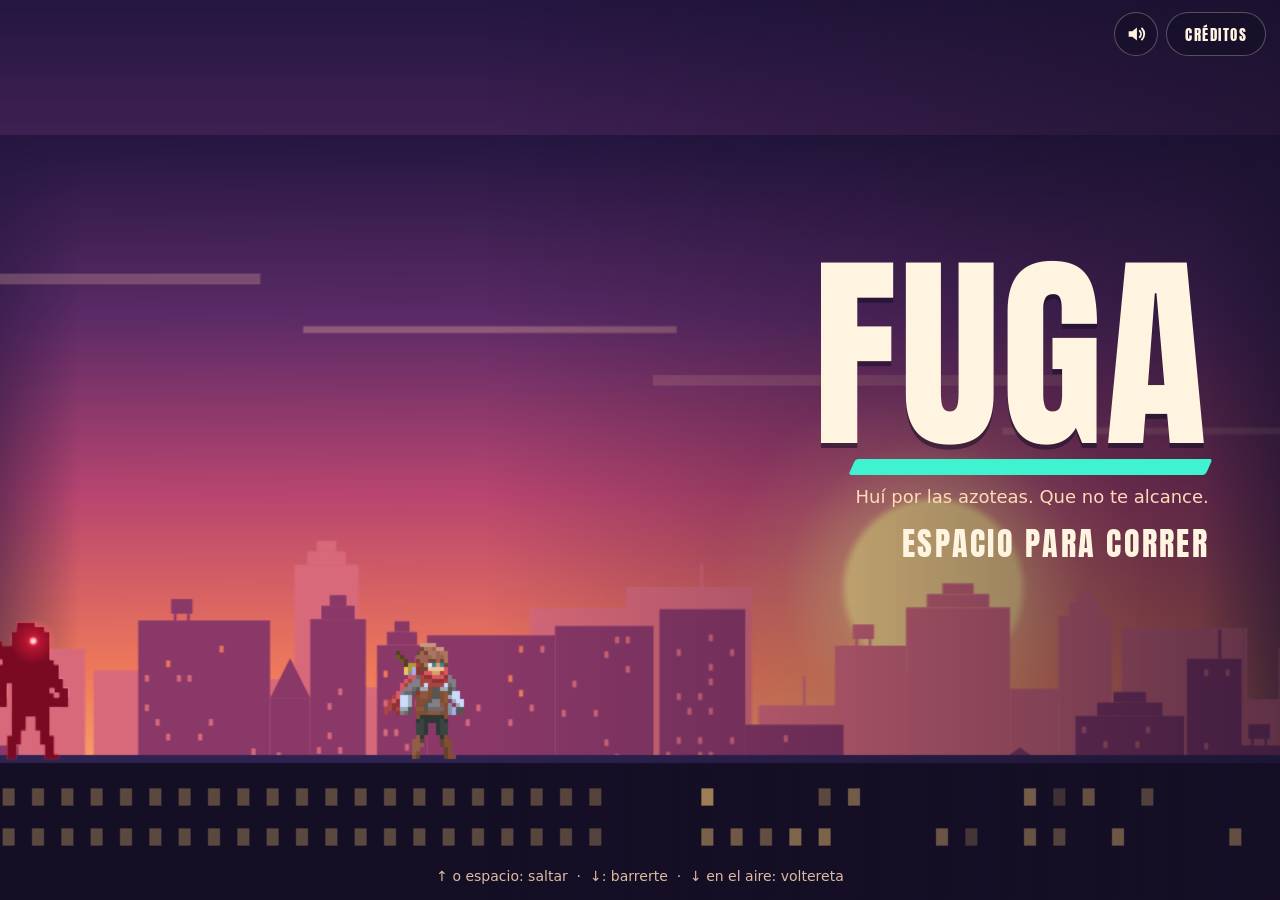
<file: index.html>
<!DOCTYPE html>
<html lang="es">
<head>
<meta charset="utf-8">
<meta name="viewport" content="width=device-width, initial-scale=1, maximum-scale=1, minimum-scale=1, user-scalable=no, viewport-fit=cover">
<meta name="theme-color" content="#150f26">
<meta name="mobile-web-app-capable" content="yes">
<meta name="apple-mobile-web-app-capable" content="yes">
<meta name="apple-mobile-web-app-status-bar-style" content="black-translucent">
<meta name="description" content="Huí por las azoteas. Que no te alcance. Un juego de dos botones para el navegador.">
<meta property="og:title" content="FUGA">
<meta property="og:description" content="Huí por las azoteas. Que no te alcance.">
<title>FUGA</title>
<link rel="icon" href="data:image/svg+xml,%3Csvg xmlns='http://www.w3.org/2000/svg' viewBox='0 0 64 64'%3E%3Crect width='64' height='64' rx='14' fill='%23150f26'/%3E%3Cpath d='M33 22 Q22 19 10 25' stroke='%233ff2d0' stroke-width='5' stroke-linecap='round' fill='none'/%3E%3Ccircle cx='37' cy='15' r='6.5' fill='%23fff4e0'/%3E%3Cpath d='M34 24 L28 38 L19 50 M28 38 L39 46 L41 54 M32 28 L43 33 M32 28 L22 33' stroke='%23fff4e0' stroke-width='5.5' stroke-linecap='round' stroke-linejoin='round' fill='none'/%3E%3C/svg%3E">
<link rel="preload" href="fuentes/anton-latin.woff2" as="font" type="font/woff2" crossorigin>
<link rel="stylesheet" href="estilo.css">
</head>
<body>

<div id="juego"></div>

<div id="cargando" class="capa">Cargando</div>

<!-- ======================================================================
     Título: se ve el juego detrás, con el corredor quieto y el perseguidor
     asomando por la izquierda. La historia se entiende sin leer nada.
     ====================================================================== -->
<section id="titulo" class="capa" hidden>
  <div class="titulo-bloque">
    <h1>FUGA</h1>
    <p class="bajada">Huí por las azoteas. Que no te alcance.</p>
    <p class="cta"><span class="solo-tactil">Tocá para correr</span><span class="solo-teclado">Espacio para correr</span></p>
    <p id="titulo-record" class="record"></p>
  </div>

  <div class="zonas solo-tactil" aria-hidden="true">
    <div class="zona"><b>↑ Saltar</b><span>deslizá el dedo hacia arriba, o tocá</span></div>
    <div class="zona"><b>↓ Barrerte</b><span>deslizá el dedo hacia abajo</span></div>
  </div>
  <p class="teclas solo-teclado">↑ o espacio: saltar &nbsp;·&nbsp; ↓: barrerte &nbsp;·&nbsp; ↓ en el aire: voltereta</p>

  <div class="esquina">
    <button class="boton icono" data-accion="sonido" type="button"></button>
    <button class="boton texto" data-accion="creditos" type="button">Créditos</button>
  </div>
</section>

<!-- ======================================================================
     Fin de partida: el puntaje enorme y tocar en cualquier lado para seguir.
     ====================================================================== -->
<section id="fin" class="capa" hidden>
  <p id="fin-causa" class="causa"></p>
  <p id="fin-puntos" class="puntos"></p>
  <p id="fin-detalle" class="detalle"></p>
  <p id="fin-record" class="record"></p>
  <p class="cta"><span class="solo-tactil">Tocá para reintentar</span><span class="solo-teclado">Espacio para reintentar</span></p>
  <div class="esquina">
    <button class="boton icono" data-accion="sonido" type="button"></button>
  </div>
</section>

<section id="pausa" class="capa" hidden>
  <p class="grande">Pausa</p>
  <p class="cta"><span class="solo-tactil">Tocá para seguir</span><span class="solo-teclado">Espacio para seguir</span></p>
</section>

<section id="creditos" class="panel" hidden role="dialog" aria-modal="true" aria-labelledby="creditos-titulo">
  <div class="panel-cuerpo desplazable">
    <h2 id="creditos-titulo">FUGA</h2>
    <p>Hecho para el torneo del colegio.</p>

    <h3>Cómo se juega</h3>
    <ul>
      <li><b>Saltar</b>: deslizá el dedo hacia arriba, o tocá la pantalla. En la compu, ↑ o espacio.</li>
      <li><b>Barrerte</b>: deslizá el dedo hacia abajo, o ↓. Pasás por debajo de los carteles.</li>
      <li><b>Voltereta</b>: barrete en el aire y caés rodando.</li>
      <li><b>Monedas</b>: están donde pasa un salto bien hecho. Suman puntos.</li>
      <li>Los escalones los trepás solo, pero saltarlos es más rápido.</li>
      <li>Cada choque lo acerca. Cada truco lo aleja. Si te alcanza, se terminó.</li>
    </ul>

    <h3>Créditos</h3>
    <dl>
      <dt>Personaje</dt>
      <dd>Animated Pixel Adventurer, de rvros — rvros.itch.io</dd>
      <dt>Ciudad, obstáculos, música y sonidos</dt>
      <dd>Generados con código.</dd>
      <dt>Motor</dt>
      <dd>Phaser 3.90 — licencia MIT — phaser.io</dd>
      <dt>Tipografía</dt>
      <dd>Anton, de The Anton Project Authors — SIL Open Font License 1.1</dd>
      <dt>Inspiración</dt>
      <dd>Vector, de Nekki</dd>
    </dl>

    <button id="cerrar-creditos" class="boton texto" type="button">Cerrar</button>
  </div>
</section>

<div id="gira" class="capa" hidden>
  <div class="telefono" aria-hidden="true"></div>
  <p class="grande">Girá el teléfono</p>
  <p class="bajada">FUGA se juega apaisado.</p>
</div>

<div id="error" class="capa" hidden>
  <p class="grande">No se puede jugar acá</p>
  <p class="bajada">Este navegador no tiene WebGL activado. Probá con Chrome, Firefox o Safari actualizados.</p>
</div>

<!-- Phaser va dentro del repo: el día del torneo no dependemos de ningún CDN. -->
<script src="vendor/phaser.min.js"></script>
<script type="module" src="js/main.js"></script>
</body>
</html>
</file>
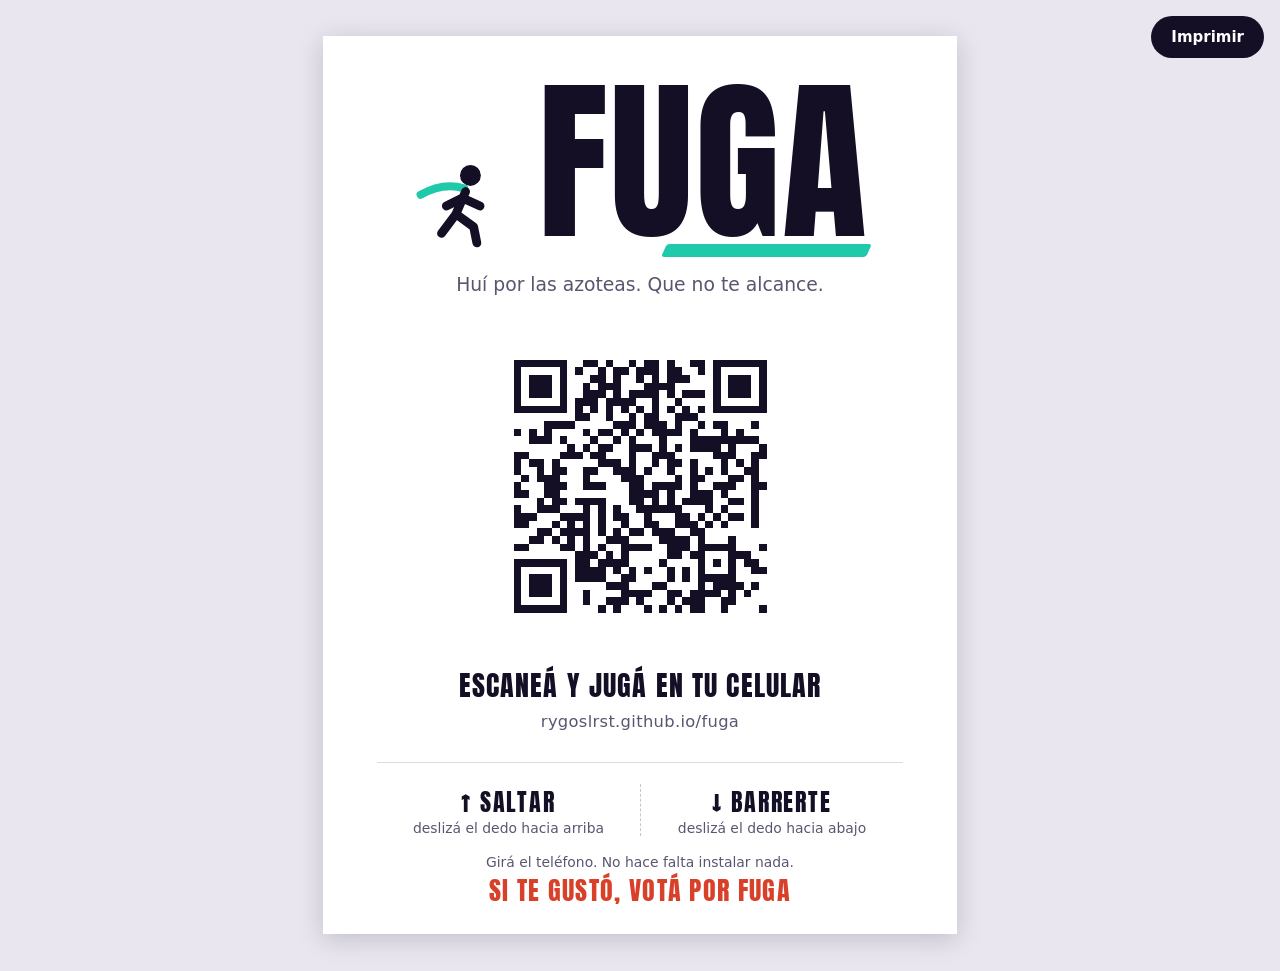
<file: stand/cartel.html>
<!DOCTYPE html>
<html lang="es">
<head>
<meta charset="utf-8">
<meta name="viewport" content="width=device-width, initial-scale=1">
<title>FUGA — cartel del stand</title>
<style>
  /* Cartel para imprimir en A4. Fondo blanco a propósito: gasta poca tinta en
     la impresora del colegio y el QR se lee mejor con máximo contraste. */
  @font-face { font-family: 'Anton'; src: url('../fuentes/anton-latin.woff2') format('woff2'); }
  @page { size: A4 portrait; margin: 0; }
  :root { --tinta: #150f26; --menta: #1fc9aa; --brasa: #d9402a; --gris: #5b5570; }
  * { margin: 0; padding: 0; box-sizing: border-box; }
  body { background: #e9e6ef; font-family: system-ui, -apple-system, 'Segoe UI', Roboto, sans-serif; color: var(--tinta); }
  .hoja {
    width: 210mm; height: 297mm; margin: 12mm auto; background: #fff;
    padding: 18mm 18mm 16mm; display: flex; flex-direction: column; align-items: center;
    box-shadow: 0 6px 30px rgba(21, 15, 38, 0.18);
  }
  .cabecera { display: flex; align-items: flex-end; gap: 8mm; width: 100%; justify-content: center; }
  .corredor { width: 34mm; height: auto; flex: none; }
  h1 { font-family: 'Anton', Impact, sans-serif; font-weight: 400; font-size: 58mm; line-height: 0.82; letter-spacing: 0.01em; }
  h1::after { content: ''; display: block; height: 4.2mm; width: 62%; margin: 3mm 0 0 auto; background: var(--menta); transform: skewX(-24deg); border-radius: 1mm; }
  .bajada { font-size: 6.2mm; color: var(--gris); margin-top: 6mm; text-align: center; }
  .qr { width: 104mm; height: 104mm; margin-top: 11mm; }
  .qr svg { width: 100%; height: 100%; display: block; }
  .escanea { font-family: 'Anton', Impact, sans-serif; font-size: 9.4mm; letter-spacing: 0.04em; text-transform: uppercase; margin-top: 7mm; text-align: center; }
  .url { font-size: 5.4mm; color: var(--gris); margin-top: 2mm; font-variant-numeric: tabular-nums; letter-spacing: 0.02em; }
  .controles { display: grid; grid-template-columns: 1fr 1fr; width: 100%; margin-top: 10mm; border-top: 0.4mm solid #ddd9e6; padding-top: 7mm; }
  .control { text-align: center; }
  .control + .control { border-left: 0.4mm dashed #c9c3d6; }
  .control b { display: block; font-family: 'Anton', Impact, sans-serif; font-weight: 400; font-size: 8mm; letter-spacing: 0.08em; text-transform: uppercase; }
  .control span { font-size: 4.6mm; color: var(--gris); }
  .nota { font-size: 4.6mm; color: var(--gris); margin-top: 6mm; text-align: center; }
  .voto { margin-top: auto; font-family: 'Anton', Impact, sans-serif; font-size: 8.6mm; letter-spacing: 0.05em; text-transform: uppercase; color: var(--brasa); }
  .imprimir { position: fixed; top: 16px; right: 16px; font: 600 15px system-ui, sans-serif; padding: 12px 20px; border-radius: 999px; border: 0; background: var(--tinta); color: #fff; cursor: pointer; }
  .imprimir:focus-visible { outline: 3px solid var(--menta); outline-offset: 2px; }
  /* Sólo en pantalla: la vista previa se achica para entrar entera. */
  @media screen and (max-width: 880px) { .hoja { zoom: 0.72; } }
  @media screen and (max-height: 1180px) and (min-width: 881px) { .hoja { zoom: 0.8; } }
  @media print {
    body { background: #fff; }
    .hoja { margin: 0; box-shadow: none; }
    .imprimir { display: none; }
  }
</style>
</head>
<body>
<button class="imprimir" type="button" onclick="print()">Imprimir</button>
<main class="hoja">
  <div class="cabecera">
    <svg class="corredor" viewBox="0 0 64 64" aria-hidden="true">
      <path d="M33 22 Q20 18 6 26" stroke="#1fc9aa" stroke-width="5" stroke-linecap="round" fill="none"/>
      <circle cx="37" cy="14" r="6.5" fill="#150f26"/>
      <path d="M34 24 L28 38 L19 50 M28 38 L39 46 L41 56 M32 28 L43 33 M32 28 L22 33" stroke="#150f26" stroke-width="5.5" stroke-linecap="round" stroke-linejoin="round" fill="none"/>
    </svg>
    <h1>FUGA</h1>
  </div>
  <p class="bajada">Huí por las azoteas. Que no te alcance.</p>

  <div class="qr" role="img" aria-label="Código QR para abrir el juego"><svg xmlns="http://www.w3.org/2000/svg" viewBox="-4 -4 41 41" shape-rendering="crispEdges"><rect x="-4" y="-4" width="41" height="41" fill="#fff"/><path fill="#150f26" d="M0 0h7v1h-7zM9 0h2v1h-2zM12 0h1v1h-1zM15 0h1v1h-1zM17 0h2v1h-2zM20 0h1v1h-1zM23 0h2v1h-2zM26 0h7v1h-7zM0 1h1v1h-1zM6 1h1v1h-1zM8 1h1v1h-1zM11 1h1v1h-1zM13 1h2v1h-2zM16 1h3v1h-3zM20 1h2v1h-2zM24 1h1v1h-1zM26 1h1v1h-1zM32 1h1v1h-1zM0 2h1v1h-1zM2 2h3v1h-3zM6 2h1v1h-1zM10 2h2v1h-2zM13 2h1v1h-1zM16 2h1v1h-1zM18 2h1v1h-1zM20 2h3v1h-3zM26 2h1v1h-1zM28 2h3v1h-3zM32 2h1v1h-1zM0 3h1v1h-1zM2 3h3v1h-3zM6 3h1v1h-1zM9 3h1v1h-1zM11 3h3v1h-3zM17 3h4v1h-4zM26 3h1v1h-1zM28 3h3v1h-3zM32 3h1v1h-1zM0 4h1v1h-1zM2 4h3v1h-3zM6 4h1v1h-1zM9 4h3v1h-3zM13 4h1v1h-1zM15 4h4v1h-4zM20 4h1v1h-1zM22 4h3v1h-3zM26 4h1v1h-1zM28 4h3v1h-3zM32 4h1v1h-1zM0 5h1v1h-1zM6 5h1v1h-1zM8 5h3v1h-3zM12 5h4v1h-4zM18 5h1v1h-1zM21 5h1v1h-1zM26 5h1v1h-1zM32 5h1v1h-1zM0 6h7v1h-7zM8 6h1v1h-1zM10 6h1v1h-1zM12 6h1v1h-1zM14 6h1v1h-1zM16 6h1v1h-1zM18 6h1v1h-1zM20 6h1v1h-1zM22 6h1v1h-1zM24 6h1v1h-1zM26 6h7v1h-7zM8 7h2v1h-2zM12 7h1v1h-1zM15 7h1v1h-1zM17 7h2v1h-2zM21 7h3v1h-3zM4 8h4v1h-4zM13 8h3v1h-3zM17 8h3v1h-3zM21 8h1v1h-1zM24 8h1v1h-1zM26 8h2v1h-2zM31 8h1v1h-1zM0 9h1v1h-1zM2 9h1v1h-1zM4 9h1v1h-1zM9 9h1v1h-1zM11 9h2v1h-2zM14 9h1v1h-1zM16 9h1v1h-1zM18 9h4v1h-4zM23 9h1v1h-1zM27 9h1v1h-1zM29 9h1v1h-1zM2 10h3v1h-3zM6 10h1v1h-1zM10 10h1v1h-1zM13 10h1v1h-1zM15 10h1v1h-1zM19 10h1v1h-1zM23 10h9v1h-9zM7 11h1v1h-1zM9 11h1v1h-1zM11 11h2v1h-2zM15 11h3v1h-3zM19 11h1v1h-1zM21 11h1v1h-1zM23 11h4v1h-4zM28 11h1v1h-1zM32 11h1v1h-1zM0 12h2v1h-2zM6 12h3v1h-3zM10 12h2v1h-2zM15 12h1v1h-1zM18 12h3v1h-3zM26 12h3v1h-3zM31 12h2v1h-2zM0 13h1v1h-1zM2 13h2v1h-2zM5 13h1v1h-1zM11 13h3v1h-3zM15 13h1v1h-1zM18 13h1v1h-1zM20 13h2v1h-2zM23 13h1v1h-1zM27 13h1v1h-1zM29 13h1v1h-1zM31 13h1v1h-1zM0 14h1v1h-1zM3 14h1v1h-1zM5 14h2v1h-2zM9 14h2v1h-2zM13 14h3v1h-3zM17 14h1v1h-1zM20 14h1v1h-1zM23 14h1v1h-1zM25 14h1v1h-1zM27 14h1v1h-1zM30 14h2v1h-2zM1 15h1v1h-1zM3 15h3v1h-3zM9 15h1v1h-1zM14 15h3v1h-3zM21 15h1v1h-1zM23 15h2v1h-2zM28 15h2v1h-2zM31 15h1v1h-1zM0 16h1v1h-1zM4 16h3v1h-3zM9 16h3v1h-3zM15 16h2v1h-2zM18 16h4v1h-4zM23 16h1v1h-1zM26 16h3v1h-3zM31 16h2v1h-2zM0 17h2v1h-2zM4 17h2v1h-2zM15 17h4v1h-4zM20 17h1v1h-1zM23 17h3v1h-3zM27 17h1v1h-1zM31 17h1v1h-1zM3 18h1v1h-1zM5 18h2v1h-2zM8 18h4v1h-4zM15 18h2v1h-2zM18 18h1v1h-1zM20 18h1v1h-1zM22 18h4v1h-4zM28 18h2v1h-2zM31 18h1v1h-1zM0 19h1v1h-1zM3 19h3v1h-3zM9 19h1v1h-1zM11 19h1v1h-1zM13 19h1v1h-1zM16 19h6v1h-6zM25 19h1v1h-1zM27 19h1v1h-1zM31 19h1v1h-1zM0 20h3v1h-3zM6 20h4v1h-4zM11 20h1v1h-1zM13 20h2v1h-2zM17 20h1v1h-1zM21 20h2v1h-2zM24 20h1v1h-1zM26 20h1v1h-1zM28 20h2v1h-2zM31 20h1v1h-1zM0 21h2v1h-2zM5 21h1v1h-1zM7 21h1v1h-1zM9 21h1v1h-1zM11 21h1v1h-1zM14 21h1v1h-1zM17 21h2v1h-2zM21 21h3v1h-3zM25 21h1v1h-1zM27 21h1v1h-1zM31 21h1v1h-1zM3 22h2v1h-2zM6 22h4v1h-4zM11 22h1v1h-1zM13 22h1v1h-1zM15 22h2v1h-2zM18 22h3v1h-3zM23 22h2v1h-2zM2 23h2v1h-2zM5 23h1v1h-1zM7 23h1v1h-1zM9 23h1v1h-1zM12 23h3v1h-3zM19 23h4v1h-4zM24 23h1v1h-1zM28 23h1v1h-1zM0 24h2v1h-2zM6 24h2v1h-2zM9 24h1v1h-1zM11 24h1v1h-1zM14 24h4v1h-4zM20 24h3v1h-3zM24 24h5v1h-5zM32 24h1v1h-1zM8 25h3v1h-3zM12 25h1v1h-1zM14 25h1v1h-1zM20 25h2v1h-2zM23 25h2v1h-2zM28 25h3v1h-3zM0 26h7v1h-7zM8 26h2v1h-2zM11 26h4v1h-4zM19 26h1v1h-1zM24 26h1v1h-1zM26 26h1v1h-1zM28 26h1v1h-1zM30 26h2v1h-2zM0 27h1v1h-1zM6 27h1v1h-1zM8 27h4v1h-4zM13 27h1v1h-1zM15 27h1v1h-1zM17 27h1v1h-1zM20 27h1v1h-1zM22 27h1v1h-1zM24 27h1v1h-1zM28 27h1v1h-1zM31 27h2v1h-2zM0 28h1v1h-1zM2 28h3v1h-3zM6 28h1v1h-1zM8 28h4v1h-4zM14 28h2v1h-2zM20 28h1v1h-1zM22 28h1v1h-1zM24 28h5v1h-5zM0 29h1v1h-1zM2 29h3v1h-3zM6 29h1v1h-1zM12 29h3v1h-3zM18 29h2v1h-2zM24 29h1v1h-1zM26 29h4v1h-4zM31 29h1v1h-1zM0 30h1v1h-1zM2 30h3v1h-3zM6 30h1v1h-1zM9 30h1v1h-1zM14 30h4v1h-4zM20 30h2v1h-2zM23 30h4v1h-4zM28 30h1v1h-1zM30 30h1v1h-1zM0 31h1v1h-1zM6 31h1v1h-1zM9 31h1v1h-1zM12 31h3v1h-3zM16 31h1v1h-1zM20 31h1v1h-1zM22 31h3v1h-3zM27 31h2v1h-2zM0 32h7v1h-7zM11 32h1v1h-1zM13 32h1v1h-1zM17 32h1v1h-1zM19 32h1v1h-1zM21 32h1v1h-1zM23 32h2v1h-2zM27 32h1v1h-1zM32 32h1v1h-1z"/></svg></div>
  <p class="escanea">Escaneá y jugá en tu celular</p>
  <p class="url">rygoslrst.github.io/fuga</p>

  <div class="controles">
    <div class="control"><b>↑ Saltar</b><span>deslizá el dedo hacia arriba</span></div>
    <div class="control"><b>↓ Barrerte</b><span>deslizá el dedo hacia abajo</span></div>
  </div>
  <p class="nota">Girá el teléfono. No hace falta instalar nada.</p>

  <p class="voto">Si te gustó, votá por FUGA</p>
</main>
</body>
</html>
</file>
<file: estilo.css>
/* ==========================================================================
   estilo.css — la interfaz de FUGA
   Un solo tema, a propósito: es un atardecer, siempre. Los colores salen de
   la paleta del juego (js/config.js) para que HTML y canvas sean lo mismo.
   ========================================================================== */

@font-face {
  font-family: 'Anton';
  src: url('fuentes/anton-latin.woff2') format('woff2');
  font-display: block;
}

:root {
  --noche:   #150f26;
  --noche-2: #1d1535;
  --crema:   #fff4e0;
  --durazno: #ffd9b8;
  --menta:   #3ff2d0;
  --brasa:   #ff7a5c;
  --oro:     #ffd166;
  --display: 'Anton', Impact, 'Arial Narrow Bold', sans-serif;
  --texto:   system-ui, -apple-system, 'Segoe UI', Roboto, 'Helvetica Neue', sans-serif;
}

* { margin: 0; padding: 0; box-sizing: border-box; }
[hidden] { display: none !important; }

html, body {
  width: 100%;
  height: 100%;
  overflow: hidden;
  /* Si queda alguna franja (una tablet 4:3), que continúe el cielo y los techos
     en vez de ser un bloque negro. */
  background: linear-gradient(180deg, #241640 0%, #5a2a66 30%, #8a3868 58%, #3a2250 80%, var(--noche) 88%);
  color: var(--crema);
  font-family: var(--texto);
  overscroll-behavior: none;
  touch-action: none;
  -webkit-user-select: none;
  user-select: none;
  -webkit-touch-callout: none;
  -webkit-tap-highlight-color: transparent;
}

#juego {
  position: fixed;
  inset: 0;
  display: flex;
  align-items: center;
  justify-content: center;
}
#juego canvas { display: block; }

/* Sólo se muestra lo que corresponde a cómo está jugando cada uno. */
body:not(.tactil) .solo-tactil { display: none; }
body.tactil .solo-teclado { display: none; }

/* --- Capas ----------------------------------------------------------------- */
.capa {
  position: fixed;
  inset: 0;
  z-index: 10;
  display: flex;
  flex-direction: column;
  align-items: center;
  justify-content: center;
  gap: 10px;
  padding: max(16px, env(safe-area-inset-top)) max(20px, env(safe-area-inset-right))
           max(16px, env(safe-area-inset-bottom)) max(20px, env(safe-area-inset-left));
  text-align: center;
}

#cargando {
  font-family: var(--display);
  font-size: 18px;
  letter-spacing: 0.2em;
  text-transform: uppercase;
  color: var(--durazno);
  opacity: 0.7;
}

.grande {
  font-family: var(--display);
  font-size: clamp(40px, 11vh, 76px);
  line-height: 1;
  text-transform: uppercase;
  letter-spacing: 0.02em;
}

.bajada {
  font-size: clamp(14px, 3.4vh, 18px);
  color: var(--durazno);
  max-width: 34ch;
  text-wrap: balance;
}

.cta {
  font-family: var(--display);
  font-size: clamp(20px, 5.4vh, 32px);
  text-transform: uppercase;
  letter-spacing: 0.07em;
  color: var(--crema);
  animation: latir 1.3s ease-in-out infinite;
}

.record {
  font-size: clamp(13px, 3vh, 16px);
  color: var(--durazno);
  opacity: 0.85;
  font-variant-numeric: tabular-nums;
}

@keyframes latir {
  0%, 100% { opacity: 1; }
  50% { opacity: 0.45; }
}

/* --- Título ------------------------------------------------------------------
   El juego queda visible detrás. El bloque va a la derecha, sobre el sol,
   para no tapar al corredor ni al que asoma por la izquierda. */
#titulo {
  align-items: flex-end;
  justify-content: center;
  background: linear-gradient(90deg, rgba(21, 15, 38, 0) 38%, rgba(21, 15, 38, 0.62) 100%);
  cursor: pointer;
}

.titulo-bloque {
  display: flex;
  flex-direction: column;
  align-items: flex-end;
  gap: clamp(6px, 1.8vh, 12px);
  text-align: right;
  margin-right: clamp(8px, 4vw, 56px);
  margin-top: -6vh;
}

#titulo h1 {
  font-family: var(--display);
  font-weight: 400;
  font-size: clamp(76px, 27vh, 210px);
  line-height: 0.84;
  letter-spacing: 0.01em;
  color: var(--crema);
  text-shadow: 0 5px 0 rgba(21, 15, 38, 0.55);
}

/* La bufanda del corredor, subrayando el nombre. */
#titulo h1::after {
  content: '';
  display: block;
  height: 0.075em;
  width: 1.7em;
  margin: 0.08em 0 0 auto;
  background: var(--menta);
  border-radius: 3px;
  transform: skewX(-24deg);
}

#titulo .bajada { text-align: right; }

.zonas {
  position: absolute;
  left: 0; right: 0;
  bottom: max(12px, env(safe-area-inset-bottom));
  display: grid;
  grid-template-columns: 1fr 1fr;
  pointer-events: none;
}
.zona {
  display: flex;
  flex-direction: column;
  align-items: center;
  gap: 2px;
}
.zona + .zona { border-left: 1px dashed rgba(255, 244, 224, 0.28); }
.zona b {
  font-family: var(--display);
  font-weight: 400;
  font-size: clamp(16px, 4.2vh, 22px);
  letter-spacing: 0.1em;
  text-transform: uppercase;
  color: var(--menta);
}
.zona span { font-size: 12px; color: var(--durazno); opacity: 0.8; }

.teclas {
  position: absolute;
  bottom: 16px;
  left: 0; right: 0;
  font-size: 14px;
  color: var(--durazno);
  opacity: 0.85;
}

/* --- Botones ----------------------------------------------------------------- */
.esquina {
  position: absolute;
  top: max(12px, env(safe-area-inset-top));
  right: max(14px, env(safe-area-inset-right));
  display: flex;
  gap: 8px;
}

.boton {
  appearance: none;
  border: 1px solid rgba(255, 244, 224, 0.28);
  background: rgba(21, 15, 38, 0.55);
  color: var(--crema);
  border-radius: 999px;
  cursor: pointer;
  display: inline-flex;
  align-items: center;
  justify-content: center;
  touch-action: manipulation;
}
.boton.icono { width: 44px; height: 44px; }
.boton.icono svg { width: 22px; height: 22px; }
.boton.texto {
  height: 44px;
  padding: 0 18px;
  font-family: var(--display);
  font-size: 15px;
  letter-spacing: 0.1em;
  text-transform: uppercase;
}
.boton:hover { background: rgba(21, 15, 38, 0.8); }
.boton:focus-visible { outline: 2px solid var(--menta); outline-offset: 2px; }

/* --- Fin de partida ------------------------------------------------------------ */
#fin {
  background: radial-gradient(ellipse at center, rgba(21, 15, 38, 0.8) 0%, rgba(21, 15, 38, 0.55) 70%);
  gap: clamp(2px, 1.2vh, 8px);
  cursor: pointer;
}
.causa {
  font-family: var(--display);
  font-size: clamp(22px, 6.5vh, 40px);
  text-transform: uppercase;
  letter-spacing: 0.1em;
  color: var(--brasa);
}
.puntos {
  font-family: var(--display);
  font-size: clamp(76px, 26vh, 190px);
  line-height: 0.92;
  color: var(--crema);
  font-variant-numeric: tabular-nums;
  text-shadow: 0 5px 0 rgba(0, 0, 0, 0.35);
}
.detalle {
  font-size: clamp(14px, 3.4vh, 18px);
  color: var(--durazno);
  font-variant-numeric: tabular-nums;
}
#fin .record.nuevo {
  font-family: var(--display);
  font-size: clamp(20px, 5vh, 30px);
  letter-spacing: 0.06em;
  text-transform: uppercase;
  color: var(--oro);
  opacity: 1;
  animation: latir 0.8s ease-in-out infinite;
}
#fin .cta { margin-top: clamp(8px, 3vh, 20px); }

#pausa { background: rgba(21, 15, 38, 0.7); cursor: pointer; }

/* --- Créditos ------------------------------------------------------------------ */
.panel {
  position: fixed;
  inset: 0;
  z-index: 30;
  display: flex;
  align-items: center;
  justify-content: center;
  padding: 16px;
  background: rgba(10, 7, 20, 0.78);
}
.panel-cuerpo {
  width: min(560px, 100%);
  max-height: 88vh;
  overflow-y: auto;
  touch-action: pan-y;
  -webkit-user-select: text;
  user-select: text;
  background: var(--noche-2);
  border: 1px solid rgba(255, 244, 224, 0.14);
  border-radius: 12px;
  padding: 22px 26px 24px;
  font-size: 15px;
  line-height: 1.55;
  color: var(--durazno);
  text-align: left;
}
.panel-cuerpo h2 {
  font-family: var(--display);
  font-weight: 400;
  font-size: 44px;
  line-height: 1;
  color: var(--crema);
  margin-bottom: 4px;
}
.panel-cuerpo h3 {
  font-family: var(--display);
  font-weight: 400;
  font-size: 16px;
  letter-spacing: 0.12em;
  text-transform: uppercase;
  color: var(--menta);
  margin: 18px 0 6px;
}
.panel-cuerpo ul { list-style: none; display: flex; flex-direction: column; gap: 4px; }
.panel-cuerpo li { padding-left: 14px; position: relative; }
.panel-cuerpo li::before {
  content: '';
  position: absolute;
  left: 0; top: 0.72em;
  width: 6px; height: 2px;
  background: var(--menta);
}
.panel-cuerpo b { color: var(--crema); font-weight: 600; }
.panel-cuerpo dl { display: grid; grid-template-columns: auto 1fr; gap: 6px 16px; }
.panel-cuerpo dt { color: var(--crema); font-weight: 600; }
.panel-cuerpo dd { color: var(--durazno); }
.panel-cuerpo .boton { margin-top: 20px; }
@media (max-width: 520px) {
  .panel-cuerpo dl { grid-template-columns: 1fr; gap: 0; }
  .panel-cuerpo dd { margin-bottom: 6px; }
}

/* --- Girá el teléfono ------------------------------------------------------------ */
#gira { z-index: 40; background: var(--noche); gap: 16px; }
.telefono {
  width: 46px;
  height: 78px;
  border: 3px solid var(--menta);
  border-radius: 9px;
  animation: girar 2.4s ease-in-out infinite;
}
@keyframes girar {
  0%, 40%   { transform: rotate(0deg); }
  60%, 100% { transform: rotate(-90deg); }
}

#error { z-index: 50; background: var(--noche); }

@media (prefers-reduced-motion: reduce) {
  .cta, #fin .record.nuevo, .telefono { animation: none; }
}
</file>
